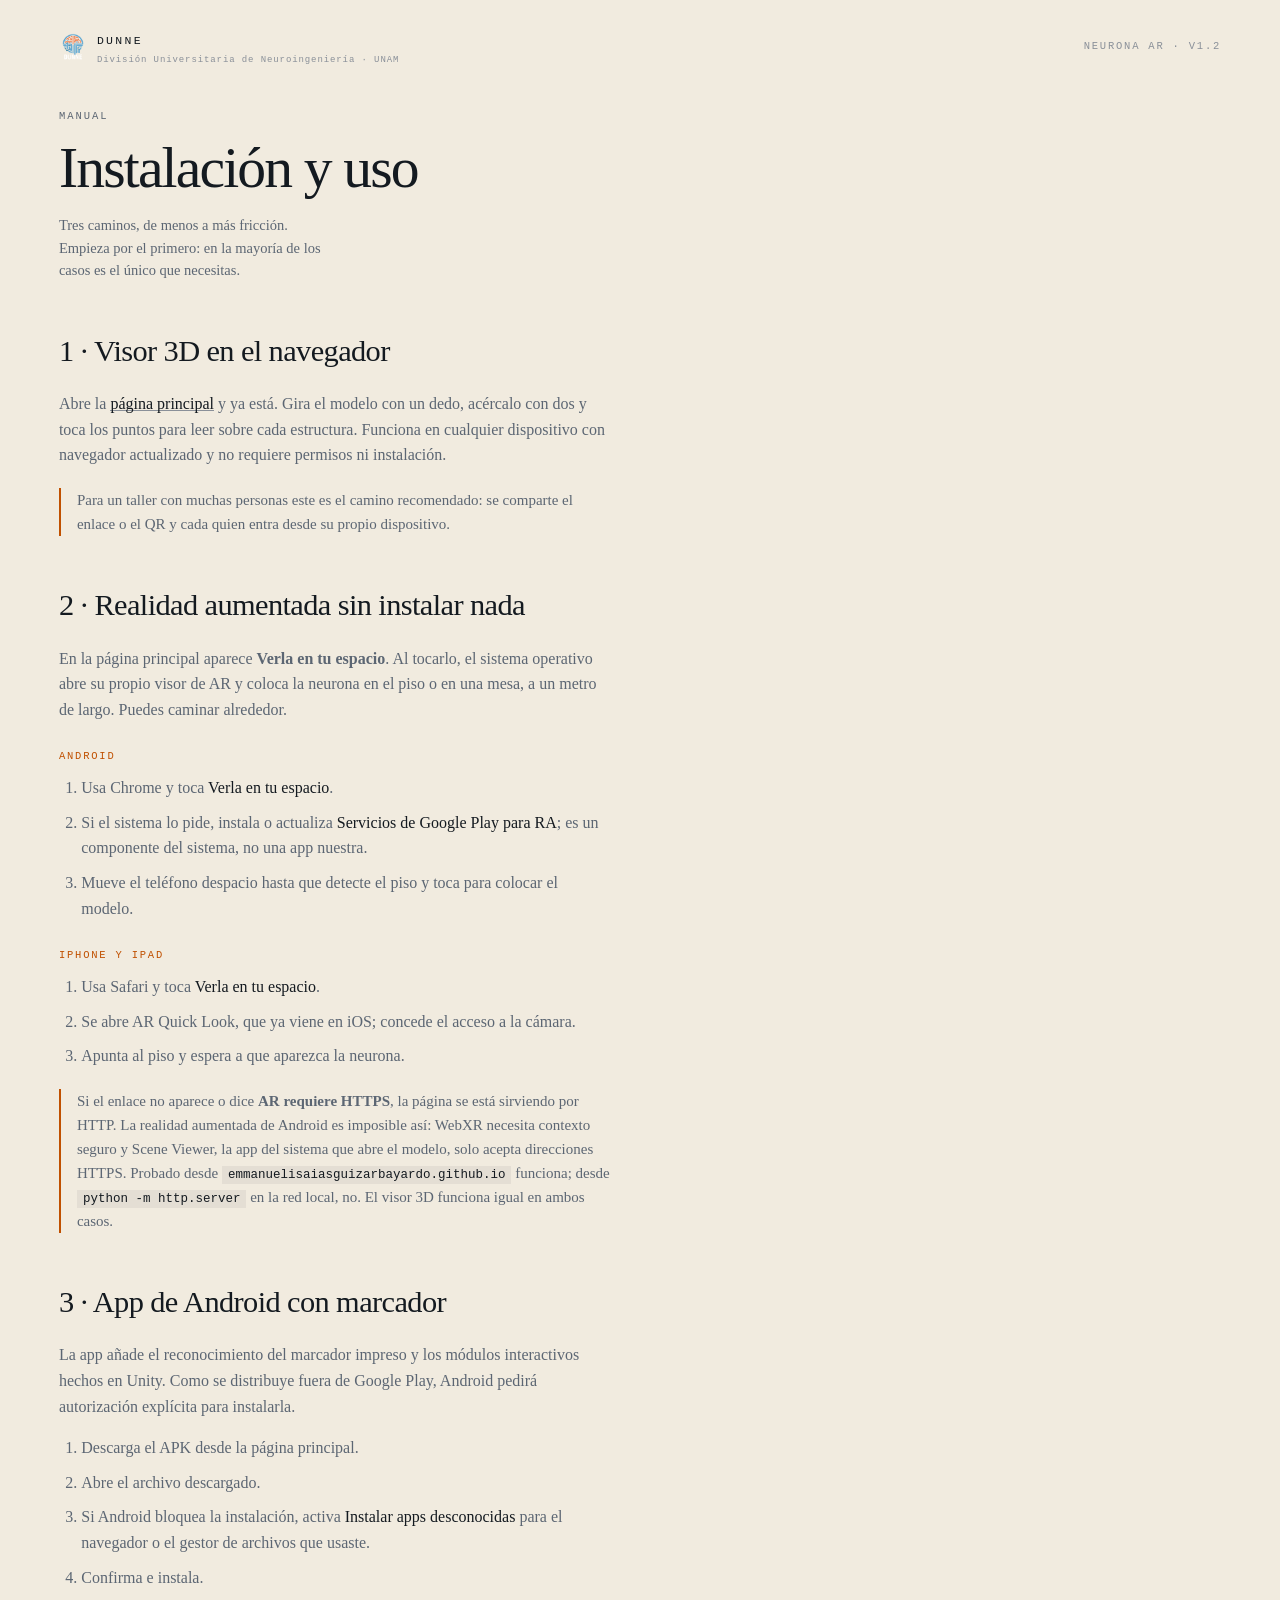
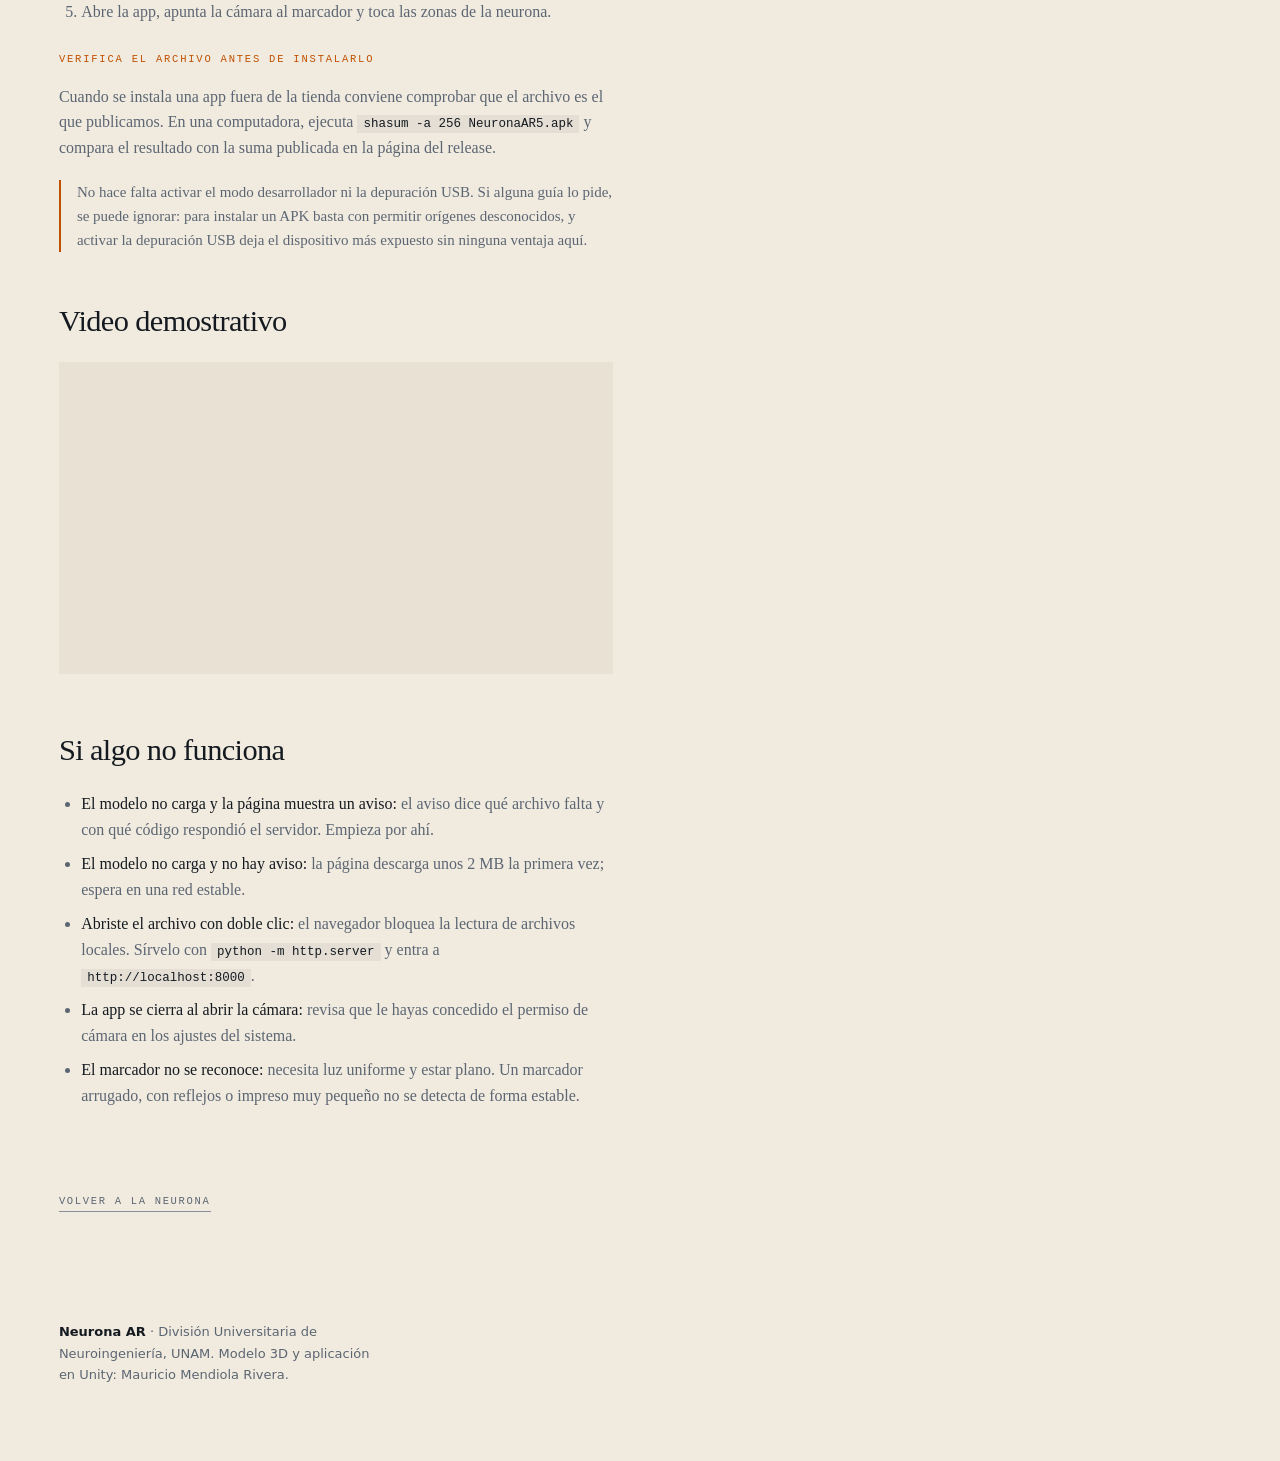
<file: instrucciones.html>
<!doctype html>
<html lang="es">
<head>
<meta charset="utf-8">
<meta name="viewport" content="width=device-width,initial-scale=1">
<title>Instalación y uso · Neurona AR · DUNNE</title>
<meta name="description" content="Cómo usar Neurona AR: visor 3D en el navegador, realidad aumentada sin app en Android e iPhone, e instalación del APK con marcador.">
<meta name="theme-color" content="#0b1218">
<link rel="icon" href="./assets/Dunne_oscuros.png">
<link rel="apple-touch-icon" href="./assets/Dunne_oscuros.png">
<link rel="stylesheet" href="./style.css">
</head>

<body class="doc-body" style="overflow:auto">

<header class="masthead">
  <a class="sigil" href="./index.html">
    <img src="./assets/Dunne_oscuros.png" alt="Logo de DUNNE" width="30" height="30">
    <span>
      <b>DUNNE</b>
      <small>División Universitaria de Neuroingeniería · UNAM</small>
    </span>
  </a>
  <p class="meta">Neurona AR · v1.2</p>
</header>

<main>
<article class="folio-doc">

  <p class="kicker">Manual</p>
  <h1>Instalación y uso</h1>
  <p class="dek">
    Tres caminos, de menos a más fricción. Empieza por el primero: en la
    mayoría de los casos es el único que necesitas.
  </p>

  <section>
    <h2>1 · Visor 3D en el navegador</h2>
    <p>
      Abre la <a href="./index.html">página principal</a> y ya está. Gira el
      modelo con un dedo, acércalo con dos y toca los puntos para leer sobre
      cada estructura. Funciona en cualquier dispositivo con navegador
      actualizado y no requiere permisos ni instalación.
    </p>
    <p class="margin-note">
      Para un taller con muchas personas este es el camino recomendado: se
      comparte el enlace o el QR y cada quien entra desde su propio dispositivo.
    </p>
  </section>

  <section>
    <h2>2 · Realidad aumentada sin instalar nada</h2>
    <p>
      En la página principal aparece <b>Verla en tu espacio</b>. Al tocarlo, el
      sistema operativo abre su propio visor de AR y coloca la neurona en el
      piso o en una mesa, a un metro de largo. Puedes caminar alrededor.
    </p>

    <h3>Android</h3>
    <ol>
      <li>Usa Chrome y toca <b>Verla en tu espacio</b>.</li>
      <li>Si el sistema lo pide, instala o actualiza <b>Servicios de Google Play para RA</b>; es un componente del sistema, no una app nuestra.</li>
      <li>Mueve el teléfono despacio hasta que detecte el piso y toca para colocar el modelo.</li>
    </ol>

    <h3>iPhone y iPad</h3>
    <ol>
      <li>Usa Safari y toca <b>Verla en tu espacio</b>.</li>
      <li>Se abre AR Quick Look, que ya viene en iOS; concede el acceso a la cámara.</li>
      <li>Apunta al piso y espera a que aparezca la neurona.</li>
    </ol>

    <p class="margin-note">
      Si el enlace no aparece o dice <b>AR requiere HTTPS</b>, la página se
      está sirviendo por HTTP. La realidad aumentada de Android es imposible
      así: WebXR necesita contexto seguro y Scene Viewer, la app del sistema
      que abre el modelo, solo acepta direcciones HTTPS. Probado desde
      <code>emmanuelisaiasguizarbayardo.github.io</code> funciona; desde
      <code>python -m http.server</code> en la red local, no. El visor 3D
      funciona igual en ambos casos.
    </p>
  </section>

  <section>
    <h2>3 · App de Android con marcador</h2>
    <p>
      La app añade el reconocimiento del marcador impreso y los módulos
      interactivos hechos en Unity. Como se distribuye fuera de Google Play,
      Android pedirá autorización explícita para instalarla.
    </p>
    <ol>
      <li>Descarga el APK desde la página principal.</li>
      <li>Abre el archivo descargado.</li>
      <li>Si Android bloquea la instalación, activa <b>Instalar apps desconocidas</b> para el navegador o el gestor de archivos que usaste.</li>
      <li>Confirma e instala.</li>
      <li>Abre la app, apunta la cámara al marcador y toca las zonas de la neurona.</li>
    </ol>

    <h3>Verifica el archivo antes de instalarlo</h3>
    <p>
      Cuando se instala una app fuera de la tienda conviene comprobar que el
      archivo es el que publicamos. En una computadora, ejecuta
      <code>shasum -a 256 NeuronaAR5.apk</code> y compara el resultado con la
      suma publicada en la página del release.
    </p>

    <p class="margin-note">
      No hace falta activar el modo desarrollador ni la depuración USB. Si
      alguna guía lo pide, se puede ignorar: para instalar un APK basta con
      permitir orígenes desconocidos, y activar la depuración USB deja el
      dispositivo más expuesto sin ninguna ventaja aquí.
    </p>
  </section>

  <section>
    <h2>Video demostrativo</h2>
    <iframe class="reel"
      src="https://www.youtube-nocookie.com/embed/2lNfAXojsbw"
      title="Demostración de Neurona AR: reconocimiento del marcador e interacción con la neurona"
      loading="lazy"
      referrerpolicy="strict-origin-when-cross-origin"
      allow="accelerometer; clipboard-write; encrypted-media; gyroscope; picture-in-picture; web-share"
      allowfullscreen></iframe>
  </section>

  <section>
    <h2>Si algo no funciona</h2>
    <ul>
      <li><b>El modelo no carga y la página muestra un aviso:</b> el aviso dice qué archivo falta y con qué código respondió el servidor. Empieza por ahí.</li>
      <li><b>El modelo no carga y no hay aviso:</b> la página descarga unos 2 MB la primera vez; espera en una red estable.</li>
      <li><b>Abriste el archivo con doble clic:</b> el navegador bloquea la lectura de archivos locales. Sírvelo con <code>python -m http.server</code> y entra a <code>http://localhost:8000</code>.</li>
      <li><b>La app se cierra al abrir la cámara:</b> revisa que le hayas concedido el permiso de cámara en los ajustes del sistema.</li>
      <li><b>El marcador no se reconoce:</b> necesita luz uniforme y estar plano. Un marcador arrugado, con reflejos o impreso muy pequeño no se detecta de forma estable.</li>
    </ul>
  </section>

  <p><a class="act" href="./index.html">Volver a la neurona</a></p>

</article>
</main>

<footer class="colophon">
  <p>
    <b>Neurona AR</b> · División Universitaria de Neuroingeniería, UNAM.
    Modelo 3D y aplicación en Unity: Mauricio Mendiola Rivera.
  </p>
</footer>

</body>
</html>
</file>
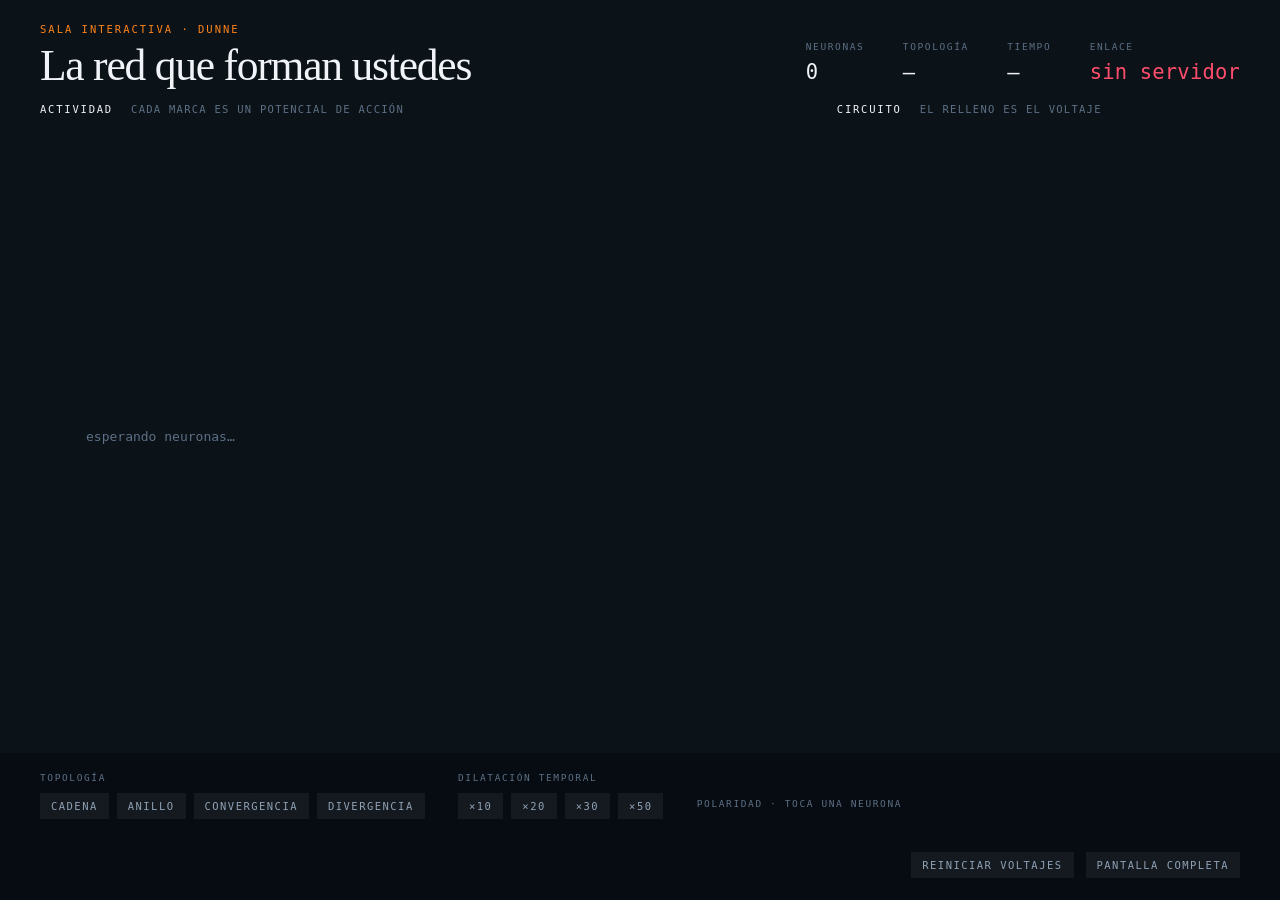
<file: sala/mural.html>
<!doctype html>
<html lang="es">
<head>
<meta charset="utf-8">
<meta name="viewport" content="width=device-width,initial-scale=1">
<title>Mural · Sala DUNNE</title>
<meta name="theme-color" content="#0b1218">
<link rel="icon" href="./assets/Dunne_oscuros.png">
<link rel="stylesheet" href="./sala.css?v=2">
</head>

<body class="wall">

<header class="wall-bar">
  <div>
    <p class="kicker">Sala interactiva · DUNNE</p>
    <h1 class="wall-title">La red que forman ustedes</h1>
  </div>
  <dl class="vitals">
    <div><dt>neuronas</dt><dd id="count">0</dd></div>
    <div><dt>topología</dt><dd id="topo">—</dd></div>
    <div><dt>tiempo</dt><dd id="dil">—</dd></div>
    <div><dt>enlace</dt><dd id="wire">conectando…</dd></div>
  </dl>
</header>

<main class="wall-grid">

  <!-- Raster plot: una fila por neurona, el tiempo hacia la derecha. Es la
       figura estándar de la electrofisiología, y aquí la producen personas. -->
  <section class="panel raster-panel" aria-labelledby="raster-title">
    <h2 id="raster-title" class="panel-title">
      Actividad <span class="dim">cada marca es un potencial de acción</span>
    </h2>
    <canvas id="raster" aria-label="Registro de disparos por neurona"></canvas>
  </section>

  <!-- Grafo del circuito. El relleno de cada nodo es su voltaje en vivo. -->
  <section class="panel graph-panel" aria-labelledby="graph-title">
    <h2 id="graph-title" class="panel-title">
      Circuito <span class="dim">el relleno es el voltaje</span>
    </h2>
    <div class="graph-hold"><svg id="graph" role="img"
      aria-label="Grafo del circuito de neuronas"></svg></div>
  </section>

</main>

<footer class="console">
  <div class="console-block">
    <p class="console-label">Topología</p>
    <div class="chips" id="topoChips"></div>
  </div>

  <div class="console-block">
    <p class="console-label">Dilatación temporal</p>
    <div class="chips">
      <button type="button" class="chip" data-dil="10">×10</button>
      <button type="button" class="chip" data-dil="20">×20</button>
      <button type="button" class="chip" data-dil="30">×30</button>
      <button type="button" class="chip" data-dil="50">×50</button>
    </div>
  </div>

  <div class="console-block">
    <p class="console-label">Polaridad · toca una neurona</p>
    <div class="chips" id="polChips"></div>
  </div>

  <div class="console-block console-end">
    <button type="button" class="chip" id="reset">Reiniciar voltajes</button>
    <button type="button" class="chip" id="full">Pantalla completa</button>
  </div>
</footer>

<script type="module">
/* ==========================================================================
   Mural de la sala.

   Dos funciones en una vista: el raster plot dirigido al público y la consola
   con la que el operador ajusta la demostración. Se separan visualmente, no en
   páginas distintas, para no requerir cambio de pestaña durante la sesión.
   ========================================================================== */

const $ = id => document.getElementById(id);

const RASTER_WINDOW = 30000;   // ventana visible, en ms de reloj de pared
const V_FLOOR = -85;
const V_TH = -55;

let roster = { neurons: [], edges: [], config: {} };
const vms = new Map();         // asiento -> voltaje
const spikes = [];             // {seat, t, polarity}

/* --------------------------------------------------------------- conexión -- */

const socket = new WebSocket(`ws://${location.host}/ws?role=mural`);

socket.addEventListener("open", () => {
  $("wire").textContent = "conectado";
  $("wire").classList.remove("bad");
});
socket.addEventListener("close", () => {
  $("wire").textContent = "sin servidor";
  $("wire").classList.add("bad");
});

socket.addEventListener("message", event => {
  const msg = JSON.parse(event.data);

  if (msg.type === "roster") {
    roster = msg;
    for (const n of msg.neurons) if (n.vm != null) vms.set(n.seat, n.vm);
    renderVitals();
    renderGraph();
    renderPolarityChips();

  } else if (msg.type === "vm") {
    vms.set(msg.seat, msg.v);

  } else if (msg.type === "event" && msg.kind === "spike") {
    spikes.push({ seat: msg.seat, t: performance.now(), polarity: msg.polarity });
    fireNode(msg.seat);
    for (const target of msg.targets ?? []) travelEdge(msg.seat, target, msg.delay_ms);
  }
});

const send = payload => {
  if (socket.readyState === WebSocket.OPEN) socket.send(JSON.stringify(payload));
};

/* ------------------------------------------------------------------ cifras -- */

function renderVitals() {
  $("count").textContent = roster.neurons.length;
  $("topo").textContent = roster.config.topology ?? "—";
  // El factor se muestra siempre para no representar una velocidad falsa.
  $("dil").textContent = `×${roster.config.dilation ?? "—"} más lento`;

  for (const chip of document.querySelectorAll("[data-dil]")) {
    chip.setAttribute("aria-pressed",
      String(Number(chip.dataset.dil) === Number(roster.config.dilation)));
  }
  for (const chip of document.querySelectorAll("[data-topo]")) {
    chip.setAttribute("aria-pressed",
      String(chip.dataset.topo === roster.config.topology));
  }
}

/* ------------------------------------------------------------------ raster -- */

const raster = $("raster");
const rctx = raster.getContext("2d");

function sizeCanvas() {
  const ratio = Math.min(devicePixelRatio || 1, 2);
  const box = raster.getBoundingClientRect();
  raster.width = Math.max(1, Math.round(box.width * ratio));
  raster.height = Math.max(1, Math.round(box.height * ratio));
  rctx.setTransform(ratio, 0, 0, ratio, 0, 0);
}
addEventListener("resize", sizeCanvas);

const styles = getComputedStyle(document.documentElement);
const pick = (name, fallback) => styles.getPropertyValue(name).trim() || fallback;

function drawRaster() {
  const width = raster.width / (Math.min(devicePixelRatio || 1, 2));
  const height = raster.height / (Math.min(devicePixelRatio || 1, 2));
  rctx.clearRect(0, 0, width, height);

  const now = performance.now();
  while (spikes.length && spikes[0].t < now - RASTER_WINDOW) spikes.shift();

  const seats = roster.neurons.map(n => n.seat).filter(s => s != null);
  const gutter = 46;
  if (!seats.length) {
    rctx.fillStyle = pick("--whisper", "#5d7085");
    rctx.font = "13px ui-monospace, monospace";
    rctx.fillText("esperando neuronas…", gutter, height / 2);
    return;
  }

  const rowHeight = (height - 24) / seats.length;

  // Rejilla de tiempo cada cinco segundos, rotulada hacia atrás.
  rctx.strokeStyle = pick("--tint", "rgba(240,243,247,.06)");
  rctx.fillStyle = pick("--whisper", "#5d7085");
  rctx.font = "10px ui-monospace, monospace";
  rctx.lineWidth = 1;
  for (let seconds = 0; seconds <= RASTER_WINDOW / 1000; seconds += 5) {
    const x = width - (seconds / (RASTER_WINDOW / 1000)) * (width - gutter);
    rctx.beginPath();
    rctx.moveTo(x, 0);
    rctx.lineTo(x, height - 18);
    rctx.stroke();
    if (seconds) rctx.fillText(`-${seconds}s`, x - 10, height - 5);
  }

  // Una fila por neurona: etiqueta, línea base y barra de voltaje.
  seats.forEach((seat, index) => {
    const y = 6 + index * rowHeight + rowHeight / 2;
    const neuron = roster.neurons.find(n => n.seat === seat) ?? {};
    const inhibitory = neuron.polarity === "inhibitory";
    const accent = inhibitory ? pick("--cool", "#7de3ff") : pick("--flame", "#ff8419");

    rctx.fillStyle = pick("--whisper", "#5d7085");
    rctx.font = "11px ui-monospace, monospace";
    rctx.fillText(String(seat).padStart(2, "0"), 6, y + 4);

    // Barra de carga: proximidad al umbral en el instante actual.
    const vm = vms.get(seat) ?? -70;
    const charge = Math.min(1, Math.max(0, (vm - V_FLOOR) / (V_TH - V_FLOOR)));
    rctx.fillStyle = accent;
    rctx.globalAlpha = 0.22;
    rctx.fillRect(gutter - 18, y - 5, 12 * charge, 10);
    rctx.globalAlpha = 1;

    rctx.strokeStyle = pick("--tint", "rgba(240,243,247,.06)");
    rctx.beginPath();
    rctx.moveTo(gutter, y);
    rctx.lineTo(width, y);
    rctx.stroke();

    rctx.strokeStyle = accent;
    rctx.lineWidth = 2.5;
    for (const spike of spikes) {
      if (spike.seat !== seat) continue;
      const x = gutter + ((spike.t - (now - RASTER_WINDOW)) / RASTER_WINDOW) * (width - gutter);
      const tick = Math.min(rowHeight * 0.34, 14);
      rctx.beginPath();
      rctx.moveTo(x, y - tick);
      rctx.lineTo(x, y + tick);
      rctx.stroke();
    }
  });

  // Borde derecho: el ahora.
  rctx.strokeStyle = pick("--type", "#f0f3f7");
  rctx.globalAlpha = 0.5;
  rctx.lineWidth = 1;
  rctx.beginPath();
  rctx.moveTo(width - 0.5, 0);
  rctx.lineTo(width - 0.5, height - 18);
  rctx.stroke();
  rctx.globalAlpha = 1;
}

/* ------------------------------------------------------------------- grafo -- */

const NS = "http://www.w3.org/2000/svg";
const graph = $("graph");
const positions = new Map();

function make(tag, attrs = {}) {
  const node = document.createElementNS(NS, tag);
  for (const [key, value] of Object.entries(attrs)) node.setAttribute(key, value);
  return node;
}

/**
 * Dibuja el circuito.
 *
 * La topología de anillo se dispone en círculo; el resto en fila, salvo que el
 * número de neuronas haga ilegible la fila, caso en el que también se usa
 * disposición circular.
 */
function renderGraph() {
  graph.textContent = "";
  positions.clear();

  const seats = roster.neurons.map(n => n.seat).filter(s => s != null);
  const size = 400;
  graph.setAttribute("viewBox", `0 0 ${size} ${size}`);
  if (!seats.length) return;

  const circular = roster.config.topology === "anillo" || seats.length > 7;
  const radius = size * 0.36;

  seats.forEach((seat, index) => {
    if (circular) {
      const angle = (index / seats.length) * Math.PI * 2 - Math.PI / 2;
      positions.set(seat, {
        x: size / 2 + Math.cos(angle) * radius,
        y: size / 2 + Math.sin(angle) * radius,
      });
    } else {
      const step = seats.length > 1 ? (size - 120) / (seats.length - 1) : 0;
      positions.set(seat, { x: 60 + index * step, y: size / 2 });
    }
  });

  const defs = make("defs");
  const marker = make("marker", {
    id: "arrow", viewBox: "0 0 10 10", refX: "9", refY: "5",
    markerWidth: "5", markerHeight: "5", orient: "auto-start-reverse",
  });
  marker.appendChild(make("path", { d: "M 0 1 L 9 5 L 0 9 z", class: "arrow-head" }));
  defs.appendChild(marker);
  graph.appendChild(defs);

  for (const [from, to] of roster.edges ?? []) {
    const a = positions.get(from), b = positions.get(to);
    if (!a || !b) continue;
    // Se recorta el segmento para que el nodo destino no tape la flecha.
    const dx = b.x - a.x, dy = b.y - a.y;
    const length = Math.hypot(dx, dy) || 1;
    const pad = 24;
    graph.appendChild(make("line", {
      x1: a.x + (dx / length) * pad, y1: a.y + (dy / length) * pad,
      x2: b.x - (dx / length) * pad, y2: b.y - (dy / length) * pad,
      class: "edge", "marker-end": "url(#arrow)",
      "data-edge": `${from}-${to}`,
    }));
  }

  for (const seat of seats) {
    const { x, y } = positions.get(seat);
    const neuron = roster.neurons.find(n => n.seat === seat) ?? {};
    const group = make("g", {
      class: "node",
      "data-seat": seat,
      "data-polarity": neuron.polarity ?? "excitatory",
      "data-myelin": neuron.myelinated === false ? "off" : "on",
      transform: `translate(${x} ${y})`,
    });
    group.appendChild(make("circle", { r: 20, class: "node-ring" }));
    group.appendChild(make("circle", { r: 4, class: "node-core" }));
    const label = make("text", { y: 36, class: "node-label" });
    label.textContent = String(seat).padStart(2, "0");
    group.appendChild(label);
    graph.appendChild(group);
  }

  updateCores();
}

/** El radio del núcleo de cada nodo refleja su voltaje actual. */
function updateCores() {
  for (const group of graph.querySelectorAll(".node")) {
    const seat = Number(group.dataset.seat);
    const vm = vms.get(seat) ?? -70;
    const charge = Math.min(1, Math.max(0, (vm - V_FLOOR) / (V_TH - V_FLOOR)));
    group.querySelector(".node-core").setAttribute("r", (3 + charge * 15).toFixed(1));
  }
}

function fireNode(seat) {
  const group = graph.querySelector(`.node[data-seat="${seat}"]`);
  if (!group) return;
  group.classList.remove("fire");
  void group.getBoundingClientRect();   // reinicia la animación
  group.classList.add("fire");
  setTimeout(() => group.classList.remove("fire"), 620);
}

/** Marca la arista mientras el potencial viaja por ella. */
function travelEdge(from, to, delayMs) {
  const line = graph.querySelector(`[data-edge="${from}-${to}"]`);
  if (!line) return;
  line.classList.add("live");
  setTimeout(() => line.classList.remove("live"), Math.max(delayMs ?? 200, 160));
}

/* ---------------------------------------------------------------- consola -- */

for (const topology of ["cadena", "anillo", "convergencia", "divergencia"]) {
  const chip = document.createElement("button");
  chip.type = "button";
  chip.className = "chip";
  chip.dataset.topo = topology;
  chip.textContent = topology;
  chip.addEventListener("click", () => send({ type: "config", topology }));
  $("topoChips").appendChild(chip);
}

for (const chip of document.querySelectorAll("[data-dil]")) {
  chip.addEventListener("click", () =>
    send({ type: "config", dilation: Number(chip.dataset.dil) }));
}

/* Un botón por neurona para invertir su polaridad. Se reconstruye con cada
   censo, ya que los asientos se dan de alta y baja durante la sesión. */
function renderPolarityChips() {
  const holder = $("polChips");
  holder.textContent = "";
  for (const neuron of roster.neurons) {
    const chip = document.createElement("button");
    chip.type = "button";
    chip.className = "chip chip-seat";
    chip.dataset.polarity = neuron.polarity ?? "excitatory";
    chip.textContent = String(neuron.seat).padStart(2, "0");
    chip.title = neuron.polarity === "inhibitory" ? "inhibitoria" : "excitatoria";
    chip.addEventListener("click", () => send({
      type: "polarity",
      seat: neuron.seat,
      kind: neuron.polarity === "inhibitory" ? "excitatory" : "inhibitory",
    }));
    holder.appendChild(chip);
  }
}

$("reset").addEventListener("click", () => send({ type: "reset" }));

const fullButton = $("full");
if (document.documentElement.requestFullscreen) {
  fullButton.addEventListener("click", async () => {
    try {
      if (document.fullscreenElement) await document.exitFullscreen();
      else await document.documentElement.requestFullscreen({ navigationUI: "hide" });
    } catch { /* rechazado por el navegador */ }
  });
  document.addEventListener("fullscreenchange", () => {
    fullButton.textContent = document.fullscreenElement ? "Salir" : "Pantalla completa";
  });
} else {
  fullButton.hidden = true;
}

/* ------------------------------------------------------------------ bucle -- */

sizeCanvas();
(function tick() {
  drawRaster();
  updateCores();
  requestAnimationFrame(tick);
})();
</script>

</body>
</html>
</file>
<file: style.css>
@charset "UTF-8";

/* ==========================================================================
   NEURONA AR · DUNNE
   Dirección de arte: minimalismo editorial científico.

   Reglas que gobiernan todo lo demás:

   1. El modelo es el héroe absoluto. La página no tiene scroll: es un
      escenario. Todo lo que no sea el modelo o una línea de texto vive en
      una ventana que se abre y se cierra.

   2. La portada se retira. El título es monumental al entrar y se aparta en
      cuanto la persona toca el modelo, en lugar de competir con él para
      siempre.

   3. Nada de cajas. La separación se logra con velos, máscaras de gradiente
      y aire. No hay un solo borde de 1px delimitando un panel.

   4. Un único acento. El modelo carga nueve colores didácticos; si el cromo
      compitiera, ganaría el cromo y perdería la lectura anatómica.

   Nota de compatibilidad: cada unidad dvh/svh lleva antes su respaldo en vh.
   Sin eso, un navegador que no entienda la unidad descarta la declaración
   entera y el lienzo queda con altura cero.
   ========================================================================== */

:root{
  --void:#070c12;
  --ink:#0b1218;
  --ink-lift:#101a24;

  --type:#f0f3f7;
  --murmur:#8fa1b4;
  --whisper:#5d7085;

  --flame:#ff8419;

  --veil:rgba(11,18,24,.86);
  --veil-soft:rgba(11,18,24,.42);
  --veil-none:rgba(11,18,24,0);
  --tint:rgba(240,243,247,.06);
  --halo:rgba(7,12,18,.9);

  --serif:"Iowan Old Style","Palatino Linotype",Palatino,"Book Antiqua",Georgia,"Noto Serif",serif;
  --mono:ui-monospace,"SFMono-Regular","JetBrains Mono",Menlo,Consolas,monospace;
  --sans:system-ui,-apple-system,"Segoe UI",Roboto,sans-serif;

  --gutter:clamp(18px,4.6vw,80px);
  --measure:34em;
}

@media (prefers-color-scheme:light){
  :root{
    --void:#e9e2d4;
    --ink:#f1ebdf;
    --ink-lift:#e6dece;

    --type:#141a20;
    --murmur:#5c6673;
    --whisper:#8a9099;

    --flame:#c05000;

    --veil:rgba(241,235,223,.88);
    --veil-soft:rgba(241,235,223,.46);
    --veil-none:rgba(241,235,223,0);
    --tint:rgba(20,26,32,.06);
    --halo:rgba(255,255,255,.94);
  }
}

*{box-sizing:border-box}

html{-webkit-text-size-adjust:100%}

body{
  margin:0;
  background:var(--ink);
  color:var(--type);
  font-family:var(--serif);
  font-size:clamp(16px,1.05vw,18px);
  line-height:1.6;
  overflow:hidden;
}

@media (prefers-reduced-motion:reduce){
  *{animation-duration:.01ms !important;transition-duration:.01ms !important}
}

::selection{background:var(--flame);color:var(--void)}
a{color:inherit;text-decoration:none}
:focus-visible{outline:2px solid var(--flame);outline-offset:3px}

.meta{
  font-family:var(--mono);
  font-size:10.5px;
  letter-spacing:.17em;
  text-transform:uppercase;
  color:var(--whisper);
}

/* Voz de control: monoespaciada, diminuta, subrayada con un hilo. Nunca un
   botón relleno. */
.act{
  font-family:var(--mono);
  font-size:10.5px;
  letter-spacing:.16em;
  text-transform:uppercase;
  color:var(--murmur);
  background:none;
  border:0;
  padding:5px 0;
  cursor:pointer;
  background-image:linear-gradient(var(--whisper),var(--whisper));
  background-size:100% 1px;
  background-position:0 100%;
  background-repeat:no-repeat;
  transition:color .18s ease;
}
.act:hover{color:var(--type)}
.act-flame{
  color:var(--flame);
  background-image:linear-gradient(var(--flame),var(--flame));
}
.act-flame:hover{color:var(--type)}
.act-bare{background-image:none}

/* Modo staff. Los bloques dirigidos a quien imparte el taller no se muestran
   al público; se revelan con un gesto en el logo o con ?staff=1 en la URL. */
.staff-only{display:none}
body[data-staff="on"] .staff-only{display:block}

.staff-flag{
  font-family:var(--mono);
  font-size:9.5px;
  letter-spacing:.18em;
  text-transform:uppercase;
  color:var(--flame);
}
.staff-flag[hidden]{display:none}

.staff-tag{
  display:block;
  margin:0 0 6px;
  font-family:var(--mono);
  font-size:9.5px;
  letter-spacing:.17em;
  text-transform:uppercase;
  color:var(--flame);
}

.sigil{
  cursor:default;
  -webkit-user-select:none;
  user-select:none;
  /* Evita que el doble toque del navegador se coma los toques del gesto. */
  touch-action:manipulation;
}

/* Botón de AR. Ya no se entrega por slot a model-viewer: es un elemento de
   la página que llama a activateAR(), porque el slot lo posiciona el propio
   componente y no hay forma confiable de centrarlo desde fuera. Aquí el
   posicionamiento es enteramente nuestro. */
.ar-launch{
  position:absolute;
  left:50%;
  top:clamp(60px,9vh,104px);
  transform:translateX(-50%);
  z-index:5;
  padding:10px 16px;
  background:var(--veil);
  background-image:none;
  white-space:nowrap;
  text-align:center;
}
.ar-launch[hidden]{display:none}
@supports ((backdrop-filter:blur(1px)) or (-webkit-backdrop-filter:blur(1px))){
  .ar-launch{
    backdrop-filter:blur(14px) saturate(130%);
    -webkit-backdrop-filter:blur(14px) saturate(130%);
  }
}

/* ============================================================ escenario == */

.stage{
  position:relative;
  height:100vh;
  height:100dvh;
  background:radial-gradient(120% 100% at 50% 6%,var(--ink-lift) 0%,var(--void) 74%);
  overflow:hidden;
  isolation:isolate;
}

.canvas{
  position:absolute;
  inset:0;
  width:100%;
  height:100%;
  background:transparent;
  --progress-bar-color:var(--flame);
  --progress-bar-height:1px;
  --min-hotspot-opacity:0;
  --poster-color:transparent;
}

/* ============================================================= cabecera == */

.masthead{
  position:absolute;
  top:0;
  left:0;
  right:0;
  z-index:5;
  display:flex;
  align-items:center;
  justify-content:space-between;
  gap:16px;
  padding:clamp(14px,2vw,26px) var(--gutter);
  pointer-events:none;
}
.masthead a,.masthead button,.masthead .sigil{pointer-events:auto}

.sigil{display:flex;align-items:center;gap:10px}
.sigil img{display:block;height:28px;width:auto}
.sigil b{
  font-family:var(--mono);
  font-size:11.5px;
  font-weight:400;
  letter-spacing:.2em;
}
.sigil span{display:block}
.sigil small{
  display:block;
  margin-top:2px;
  font-family:var(--mono);
  font-size:9px;
  letter-spacing:.1em;
  color:var(--whisper);
}

.helm{display:flex;align-items:center;gap:clamp(14px,2vw,26px)}

/* ============================================================== portada == */

/* Estado inicial. Se retira en cuanto la persona toca el modelo, así que
   puede permitirse ser monumental sin estorbar después. */
.cover{
  position:absolute;
  left:var(--gutter);
  top:clamp(104px,13vh,150px);
  bottom:clamp(56px,9vh,110px);
  display:grid;
  align-content:center;
  justify-items:start;
  z-index:4;
  max-width:min(16em,68vw);
  transition:opacity .5s ease,transform .5s ease,visibility .5s;
}
.stage[data-mode="explore"] .cover{
  opacity:0;
  visibility:hidden;
  transform:translateY(-14px);
  pointer-events:none;
}

/* Velo suave detrás del título, solo del lado del texto, para que el
   contraste alcance aunque el modelo pase por detrás. */
.cover::before{
  content:"";
  position:absolute;
  z-index:-1;
  inset:-14vh calc(-1 * var(--gutter)) -14vh calc(-1 * var(--gutter));
  background:linear-gradient(to right,var(--veil) 0%,var(--veil-soft) 55%,var(--veil-none) 100%);
  -webkit-mask-image:linear-gradient(to right,#000 0%,#000 46%,transparent 100%);
  mask-image:linear-gradient(to right,#000 0%,#000 46%,transparent 100%);
}
@supports ((backdrop-filter:blur(1px)) or (-webkit-backdrop-filter:blur(1px))){
  .cover::before{
    backdrop-filter:blur(14px) saturate(125%);
    -webkit-backdrop-filter:blur(14px) saturate(125%);
  }
}

.kicker{
  margin:0 0 clamp(10px,1.6vh,20px);
  font-family:var(--mono);
  font-size:10.5px;
  letter-spacing:.19em;
  text-transform:uppercase;
  color:var(--flame);
}

.monument{
  margin:0;
  font-weight:400;
  /* El tope en vh es indispensable: clamp() escala con el ancho, pero la
     restricción real es la altura. Sin él, en una ventana baja el título
     desborda su banda y se reparte sobre la cabecera y sobre el cintillo. */
  font-size:min(clamp(2.7rem,9.5vw,8.5rem),13vh);
  line-height:.88;
  letter-spacing:-.035em;
  text-wrap:balance;
}
.monument em{font-style:italic;color:var(--flame)}

.dek{
  margin:clamp(14px,2.2vh,26px) 0 clamp(18px,2.6vh,30px);
  max-width:25ch;
  font-size:clamp(14.5px,1vw,17px);
  line-height:1.55;
  color:var(--murmur);
}

/* ============================================================= cintillo == */

/* Una sola línea de texto sobre el modelo. Todo lo demás está a un toque de
   distancia, en una ventana. */
/* Durante la portada el cintillo permanece oculto: aún no hay estructura que
   describir y su texto competiría por el mismo espacio que el título. */
.stage[data-mode="cover"] .caption{
  opacity:0;
  visibility:hidden;
  pointer-events:none;
}

.caption{
  position:absolute;
  left:0;
  right:0;
  bottom:0;
  z-index:4;
  transition:opacity .45s ease,visibility .45s;
  display:grid;
  grid-template-columns:minmax(0,1fr) auto;
  align-items:end;
  gap:clamp(14px,3vw,44px);
  padding:clamp(40px,7vh,90px) var(--gutter) clamp(16px,2.6vh,30px);
  pointer-events:none;
  background:linear-gradient(to top,var(--veil) 0%,var(--veil-soft) 52%,var(--veil-none) 100%);
  -webkit-mask-image:linear-gradient(to top,#000 0%,#000 62%,transparent 100%);
  mask-image:linear-gradient(to top,#000 0%,#000 62%,transparent 100%);
}
.caption > *{pointer-events:auto}

.legend{min-width:0}

.folio{
  margin:0 0 5px;
  font-family:var(--mono);
  font-size:10px;
  letter-spacing:.2em;
  color:var(--flame);
}

.rubric{
  margin:0 0 4px;
  font-weight:400;
  font-size:clamp(1.15rem,2.1vw,1.85rem);
  line-height:1.1;
  letter-spacing:-.02em;
}

.gloss{
  margin:0;
  max-width:46ch;
  font-size:clamp(13.5px,.95vw,15.5px);
  line-height:1.45;
  color:var(--murmur);
}

.baton{
  display:flex;
  align-items:center;
  gap:clamp(12px,1.8vw,22px);
  white-space:nowrap;
}
.tally{
  font-family:var(--mono);
  font-size:10.5px;
  letter-spacing:.16em;
  color:var(--whisper);
  font-variant-numeric:tabular-nums;
}

/* =========================================================== marcadores == */

/* Punto con contorno y área de toque generosa. El contorno es lo que
   permite encontrarlos: el modelo tiene amarillos y naranjas propios, así
   que un punto naranja plano se pierde encima de una vaina de mielina. El
   halo, oscuro en modo tinta y claro en pergamino, lo separa de cualquier
   fondo. */
.hotspot{
  width:44px;
  height:44px;
  padding:0;
  border:0;
  border-radius:50%;
  background:none;
  cursor:pointer;
  display:grid;
  place-items:center;
}
.hotspot::before{
  content:"";
  width:12px;
  height:12px;
  border-radius:50%;
  background:var(--flame);
  /* El contorno va DENTRO del punto, en su borde: así el filo contrasta
     contra las vainas amarillas y el núcleo naranja del propio modelo sin
     que el marcador crezca hacia fuera. El resplandor se mantiene mínimo:
     lo que hace localizable al punto es el filo, no el brillo. */
  box-shadow:
    inset 0 0 0 2px var(--halo),
    0 0 8px rgba(255,132,25,.32);
  transition:transform .18s ease,box-shadow .18s ease;
}

/* Pulso de localización: tres latidos al aparecer y se apaga. Los
   marcadores se anuncian sin quedarse animados para siempre. */
.hotspot::after{
  content:"";
  position:absolute;
  width:12px;
  height:12px;
  border-radius:50%;
  box-shadow:0 0 0 1.5px var(--flame);
  opacity:0;
  animation:locate 2.4s ease-out 3;
  pointer-events:none;
}
@keyframes locate{
  0%{opacity:.85;transform:scale(1)}
  70%,100%{opacity:0;transform:scale(2.7)}
}
@media (prefers-reduced-motion:reduce){
  .hotspot::after{display:none}
}

/* Etiqueta dentro del marcador. Tiene que vivir aquí y no en la página: en
   AR por WebXR solo se presenta el DOM que es hijo de <model-viewer>, así
   que el cintillo no existe y esta etiqueta sí. */
.hotspot .tag{
  position:absolute;
  left:26px;
  top:50%;
  transform:translateY(-50%);
  /* Envuelve en lugar de recortarse o salirse: un marcador cerca del borde
     derecho dejaría el nombre fuera de la pantalla. */
  max-width:min(44vw,20ch);
  white-space:normal;
  line-height:1.35;
  font-family:var(--mono);
  font-size:10.5px;
  letter-spacing:.12em;
  text-transform:uppercase;
  color:var(--type);
  padding:5px 10px;
  background:var(--veil);
  opacity:0;
  transition:opacity .18s ease;
  pointer-events:none;
}
@supports ((backdrop-filter:blur(1px)) or (-webkit-backdrop-filter:blur(1px))){
  .hotspot .tag{
    backdrop-filter:blur(12px) saturate(130%);
    -webkit-backdrop-filter:blur(12px) saturate(130%);
  }
}

.hotspot:hover::before{transform:scale(1.2)}
.hotspot:hover .tag{opacity:1}
.hotspot.is-active::before{
  transform:scale(1.3);
  box-shadow:
    inset 0 0 0 2.5px var(--halo),
    0 0 14px rgba(255,132,25,.55);
}
.hotspot.is-active .tag{opacity:1}
.hotspot:not([data-visible]){opacity:0;pointer-events:none}

/* Etiquetas apagadas. Un rótulo permanente por estructura tapa justamente
   la neurona que se vino a ver, así que en AR el estado inicial es apagado:
   se enciende la del marcador que se toca y al volver a tocarlo se apaga.
   Esta regla suma más clases que la del marcador activo, así que gana sin
   necesidad de !important. */
.canvas[data-tags="off"] .hotspot .tag{opacity:0}

/* En AR el punto crece apenas, para el dedo a la distancia de un brazo. */
.canvas[data-ar="on"] .hotspot::before{width:14px;height:14px}
.canvas[data-ar="on"] .hotspot .tag{font-size:11px;letter-spacing:.1em}

/* ============================================================== ventanas == */

/* La información profunda vive aquí, no en la página. Así el escenario
   queda limpio y no hay cambio de contexto por scroll. */
dialog{
  width:min(58ch,calc(100vw - 2 * var(--gutter)));
  max-height:84vh;              /* respaldo: si dvh no existe, min() se descartaría */
  max-height:min(84vh,84dvh);
  margin:auto;
  padding:0;
  border:0;
  background:var(--ink);
  color:var(--type);
  overflow:hidden;
}
dialog::backdrop{
  background:rgba(4,8,12,.66);
  backdrop-filter:blur(14px) saturate(120%);
  -webkit-backdrop-filter:blur(14px) saturate(120%);
}
@media (prefers-color-scheme:light){
  dialog::backdrop{background:rgba(233,226,212,.72)}
}

.sheet{
  max-height:inherit;
  overflow-y:auto;
  padding:clamp(26px,4vw,48px) clamp(22px,4vw,52px) clamp(30px,4vw,52px);
  scrollbar-width:thin;
  scrollbar-color:var(--whisper) transparent;
}

.sheet-head{
  display:flex;
  align-items:baseline;
  justify-content:space-between;
  gap:20px;
  margin-bottom:clamp(18px,3vh,30px);
}

.sheet h2{
  margin:8px 0 14px;
  font-weight:400;
  font-size:clamp(1.6rem,3.4vw,2.6rem);
  line-height:1.02;
  letter-spacing:-.028em;
}

.sheet h3{
  margin:26px 0 8px;
  font-family:var(--mono);
  font-size:10.5px;
  font-weight:400;
  letter-spacing:.17em;
  text-transform:uppercase;
  color:var(--flame);
}

.sheet p{margin:0 0 12px;color:var(--murmur)}
.sheet p:last-child{margin-bottom:0}
.sheet .lede{color:var(--type);font-size:clamp(16px,1.15vw,18.5px)}
.sheet b{color:var(--type);font-weight:400}
.sheet code{
  font-family:var(--mono);
  font-size:12.5px;
  color:var(--type);
  background:var(--tint);
  padding:2px 6px;
}

.caveat{
  margin:20px 0 0;
  padding-left:15px;
  border-left:2px solid var(--flame);
  font-size:14.5px;
  color:var(--murmur);
}

.sources{
  margin:26px 0 0;
  font-family:var(--sans);
  font-size:11px;
  line-height:1.55;
  color:var(--whisper);
}
.sources span{
  display:block;
  margin-bottom:8px;
  padding-left:1.15em;
  text-indent:-1.15em;
}

/* Los niveles y el emblema viven dentro de la ventana "cómo usarla". */
.ladder{margin:0;padding:0;list-style:none;counter-reset:rung}
.ladder li{
  counter-increment:rung;
  position:relative;
  padding:0 0 clamp(28px,4vh,44px) clamp(40px,5vw,58px);
}
.ladder li:last-child{padding-bottom:0}
.ladder li::before{
  content:counter(rung,decimal-leading-zero);
  position:absolute;
  left:0;
  top:.4em;
  font-family:var(--mono);
  font-size:10.5px;
  letter-spacing:.16em;
  color:var(--flame);
}
.ladder h3{
  margin:0 0 10px;
  font-family:var(--serif);
  font-size:clamp(1.15rem,1.9vw,1.5rem);
  font-weight:400;
  letter-spacing:-.018em;
  text-transform:none;
  color:var(--type);
}

.deeds{
  display:flex;
  flex-wrap:wrap;
  align-items:center;
  gap:clamp(14px,2.4vw,30px);
  margin:18px 0 12px;
}

.aside-note{font-size:14px;color:var(--whisper)}

.emblem{
  display:grid;
  grid-template-columns:minmax(0,1fr) auto;
  gap:clamp(20px,4vw,44px);
  align-items:start;
  margin-top:clamp(26px,4vh,42px);
}
.emblem figure{margin:0}
.emblem img{
  display:block;
  width:clamp(120px,26vw,170px);
  height:auto;
  padding:10px;
  background:#fff;
}
.emblem figcaption{margin-top:10px}

/* Diagnóstico: pares clave-valor, sin tabla ni marco. */
.probe{
  margin:0;
  font-family:var(--mono);
  font-size:12px;
  line-height:1.75;
}
.probe div{
  display:grid;
  grid-template-columns:minmax(0,13em) minmax(0,1fr);
  gap:8px;
}
.probe dt{color:var(--whisper);letter-spacing:.06em}
.probe dd{margin:0;color:var(--type);word-break:break-word}
.probe .bad{color:var(--flame)}

/* ================================================================ falla == */

.fault{
  position:absolute;
  left:var(--gutter);
  right:var(--gutter);
  top:50%;
  transform:translateY(-50%);
  z-index:6;
  max-width:52ch;
  font-family:var(--sans);
  font-size:14px;
  line-height:1.6;
  color:var(--murmur);
}
.fault[hidden]{display:none}
.fault b{display:block;margin-bottom:8px;color:var(--type);font-size:16px;font-family:var(--serif);font-weight:400}
.fault code{
  font-family:var(--mono);
  font-size:12px;
  color:var(--flame);
  word-break:break-all;
}

/* =========================================== documento de instrucciones == */

.folio-doc{
  max-width:calc(var(--measure) + 8em);
  padding:clamp(84px,12vh,150px) var(--gutter) clamp(56px,9vh,110px);
}
.folio-doc h1{
  margin:14px 0 18px;
  font-weight:400;
  font-size:clamp(2rem,5.2vw,3.6rem);
  line-height:.99;
  letter-spacing:-.032em;
}
.folio-doc .dek{margin:0 0 clamp(36px,5vh,64px);max-width:38ch}
.folio-doc section{padding:0 0 clamp(36px,5vh,64px)}
.folio-doc h2{
  margin:0 0 16px;
  font-weight:400;
  font-size:clamp(1.3rem,2.4vw,1.9rem);
  letter-spacing:-.02em;
}
.folio-doc h3{
  margin:26px 0 10px;
  font-family:var(--mono);
  font-size:10.5px;
  font-weight:400;
  letter-spacing:.17em;
  text-transform:uppercase;
  color:var(--flame);
}
.folio-doc p,.folio-doc li{color:var(--murmur)}
.folio-doc ol,.folio-doc ul{margin:0 0 16px;padding-left:1.4em}
.folio-doc li{margin-bottom:9px}
.folio-doc li b{color:var(--type);font-weight:400}
.folio-doc code{
  font-family:var(--mono);
  font-size:12.5px;
  color:var(--type);
  background:var(--tint);
  padding:2px 6px;
}
.folio-doc a:not(.act){
  color:var(--type);
  background-image:linear-gradient(var(--whisper),var(--whisper));
  background-size:100% 1px;
  background-position:0 92%;
  background-repeat:no-repeat;
}
.folio-doc a:not(.act):hover{color:var(--flame)}

.reel{width:100%;aspect-ratio:16/9;border:0;background:var(--void)}

.colophon{
  display:grid;
  gap:10px;
  max-width:var(--measure);
  padding:0 var(--gutter) clamp(48px,7vh,88px);
  font-family:var(--sans);
  font-size:13px;
  line-height:1.65;
  color:var(--murmur);
}
.colophon b{color:var(--type);font-weight:600}

.margin-note{
  margin:20px 0 0;
  padding-left:16px;
  border-left:2px solid var(--flame);
  font-size:15px;
  color:var(--murmur);
}

.doc-body{overflow:auto;height:auto}

/* ================================================================ móvil == */

/* En vertical el modelo se queda con la mayor parte de la pantalla. El
   cintillo es una franja, no un panel, y el título de portada se encoge para
   no tapar la neurona. */
@media (max-width:900px){
  .cover{
    top:auto;
    bottom:38%;
    transform:none;
    max-width:none;
    right:var(--gutter);
  }
  .stage[data-mode="explore"] .cover{transform:translateY(12px)}
  .cover{align-content:end}
  .cover::before{
    inset:-8vh calc(-1 * var(--gutter));
    background:linear-gradient(to top,var(--veil) 0%,var(--veil-soft) 70%,var(--veil-none) 100%);
    -webkit-mask-image:linear-gradient(to top,#000 0%,#000 64%,transparent 100%);
    mask-image:linear-gradient(to top,#000 0%,#000 64%,transparent 100%);
  }
  .monument{font-size:clamp(2.3rem,10.5vw,3.6rem)}
  .dek{max-width:32ch;font-size:14.5px}

  .caption{
    grid-template-columns:100%;
    align-items:start;
    gap:12px;
    padding-top:clamp(52px,10vh,90px);
  }
  .baton{justify-content:space-between}

  .emblem{grid-template-columns:100%}
  .emblem figure{justify-self:start}
}

/* Horizontal en teléfono: muy poca altura, así que el cintillo se reduce a
   una sola línea y el resto se consulta en la ventana. */
@media (max-height:520px) and (orientation:landscape){
  .cover{top:clamp(58px,13vh,86px);bottom:auto;transform:none;max-width:min(14em,52vw)}
  .monument{font-size:clamp(1.9rem,6vw,3rem)}
  .dek{display:none}
  .caption{
    grid-template-columns:minmax(0,1fr) auto;
    padding-top:clamp(28px,6vh,50px);
    padding-bottom:12px;
  }
  .rubric{font-size:1.05rem;margin-bottom:3px}
  /* En horizontal el texto va completo sin ganar ancho: crece hacia abajo
     dentro de la misma columna izquierda. */
  .legend{max-width:46ch}
  .gloss{font-size:12.5px;line-height:1.4}
  .masthead small{display:none}
}

@media (max-width:560px){
  .masthead small{display:none}
  .sigil img{height:24px}
  .helm{gap:14px}
}
</file>
<file: sala/sala.css>
@charset "UTF-8";

/* ==========================================================================
   SALA INTERACTIVA · DUNNE
   Comparte los tokens del visor con otras prioridades: el dispositivo se
   sostiene con una mano, a veces en penumbra, y el elemento que debe destacar
   es el estado de la célula.

   Hoja independiente de style.css: son dos aplicaciones con ciclos de vida
   distintos y no deben compartir hoja de estilos.
   ========================================================================== */

:root{
  --void:#070c12;
  --ink:#0b1218;
  --ink-lift:#101a24;

  --type:#f0f3f7;
  --murmur:#8fa1b4;
  --whisper:#5d7085;

  --flame:#ff8419;
  --cool:#7de3ff;      /* inhibición: la contraparte fría del acento */
  --alert:#ff4d6d;

  --veil:rgba(11,18,24,.86);
  --tint:rgba(240,243,247,.06);
  --halo:rgba(7,12,18,.9);

  --serif:"Iowan Old Style","Palatino Linotype",Palatino,"Book Antiqua",Georgia,"Noto Serif",serif;
  --mono:ui-monospace,"SFMono-Regular","JetBrains Mono",Menlo,Consolas,monospace;

  --gutter:clamp(16px,4vw,40px);
}

*{box-sizing:border-box}

html{-webkit-text-size-adjust:100%}

body.room{
  margin:0;
  min-height:100vh;
  min-height:100dvh;
  display:grid;
  grid-template-rows:auto 1fr auto;
  background:var(--ink);
  color:var(--type);
  font-family:var(--serif);
  line-height:1.5;
  overflow:hidden;
  -webkit-user-select:none;
  user-select:none;
  transition:background-color .2s ease;
}

/* Retroalimentación de un potencial entrante, diferenciada por origen:
   local es la acción de la persona, remoto proviene del circuito. */
body.room[data-pulse="local"]{background:#12202c}
body.room[data-pulse="remoto"]{background:#221a12}
body.room[data-pulse="inhibitorio"]{background:#0d2630}

/* Sin mielina el acento se desatura, para señalar el estado alterado. */
body.room[data-demyelinated="on"]{--flame:#9fb3c4}
body.room[data-polarity="inhibitory"]{--flame:var(--cool)}

.dim{color:var(--whisper)}

/* ============================================================ cabecera == */

.bar{
  display:flex;
  align-items:baseline;
  justify-content:space-between;
  gap:14px;
  margin:0;
  padding:clamp(12px,2.4vh,20px) var(--gutter);
}

.seat{
  margin:0;
  font-family:var(--mono);
  font-size:11px;
  letter-spacing:.18em;
  text-transform:uppercase;
  color:var(--whisper);
}
.seat b{
  font-size:20px;
  font-weight:400;
  letter-spacing:.02em;
  color:var(--flame);
}

.bar-right{
  display:flex;
  align-items:baseline;
  gap:clamp(12px,3vw,24px);
}

.polarity{
  font-family:var(--mono);
  font-size:9.5px;
  letter-spacing:.16em;
  color:var(--flame);
}

.wire{
  margin:0;
  font-family:var(--mono);
  font-size:10.5px;
  letter-spacing:.16em;
  text-transform:uppercase;
  color:var(--murmur);
}
.wire.bad{color:var(--alert)}

/* ============================================================== célula == */

.cell{
  display:grid;
  grid-template-rows:minmax(0,1fr) auto auto;
  gap:clamp(8px,1.6vh,18px);
  min-height:0;
  padding:0 var(--gutter);
}

.cell-model{
  width:100%;
  height:100%;
  min-height:180px;
  background:transparent;
  --poster-color:transparent;
  --progress-bar-color:var(--flame);
  --progress-bar-height:1px;
}

.trace{
  width:100%;
  height:clamp(110px,20vh,200px);
  display:block;
}

.readout{
  display:flex;
  flex-wrap:wrap;
  align-items:baseline;
  gap:6px clamp(12px,3vw,26px);
  margin:0;
  font-family:var(--mono);
  font-size:10.5px;
  letter-spacing:.14em;
  text-transform:uppercase;
}
.readout > span:first-child{
  font-size:17px;
  letter-spacing:.02em;
  color:var(--flame);
  font-variant-numeric:tabular-nums;
}

/* =========================================================== controles == */

.controls{
  display:grid;
  gap:clamp(8px,1.6vh,14px);
  padding:clamp(12px,2.4vh,22px) var(--gutter) clamp(18px,3.4vh,30px);
}

/* Único elemento con superficie llena: es el gesto principal. */
.stim{
  font-family:var(--mono);
  font-size:12px;
  letter-spacing:.2em;
  text-transform:uppercase;
  color:var(--void);
  background:var(--flame);
  border:0;
  padding:clamp(16px,3.4vh,26px) 20px;
  cursor:pointer;
  transition:transform .08s ease,filter .15s ease;
}
.stim:active{transform:scale(.985);filter:brightness(1.15)}
.stim:focus-visible{outline:2px solid var(--type);outline-offset:3px}

.row{
  display:flex;
  align-items:center;
  justify-content:space-between;
  gap:14px;
}

.ghost{
  font-family:var(--mono);
  font-size:10.5px;
  letter-spacing:.16em;
  text-transform:uppercase;
  color:var(--murmur);
  background:none;
  border:0;
  padding:6px 0;
  cursor:pointer;
  background-image:linear-gradient(var(--whisper),var(--whisper));
  background-size:100% 1px;
  background-position:0 100%;
  background-repeat:no-repeat;
}
.ghost:hover{color:var(--type)}
.ghost[aria-pressed="true"]{
  color:var(--flame);
  background-image:linear-gradient(var(--flame),var(--flame));
}

.controls > .dim{
  margin:0;
  font-family:var(--mono);
  font-size:10px;
  letter-spacing:.12em;
  text-transform:uppercase;
}

.row .dim{
  margin:0;
  font-family:var(--mono);
  font-size:10px;
  letter-spacing:.12em;
  text-transform:uppercase;
  text-align:right;
}

/* ============================================================== pantalla ==
   En pantalla fija hay espacio para ampliar el modelo y el trazo. */
@media (min-width:900px) and (min-height:600px){
  .cell{
    grid-template-columns:minmax(0,1.1fr) minmax(0,1fr);
    grid-template-rows:minmax(0,1fr) auto;
    gap:clamp(16px,2vw,34px);
    align-items:center;
  }
  .cell-model{grid-row:1 / span 2}
  .trace{height:clamp(160px,34vh,300px)}
  .controls{
    grid-template-columns:minmax(0,1fr) minmax(0,1fr);
    align-items:center;
  }
}

@media (prefers-reduced-motion:reduce){
  body.room,.stim{transition:none}
}

/* ==========================================================================
   MURAL
   Proyector o pantalla grande a distancia: cifras grandes, contraste alto y
   la consola del operador separada visualmente del panel del público, en la
   misma vista.
   ========================================================================== */

body.wall{
  margin:0;
  min-height:100vh;
  min-height:100dvh;
  display:grid;
  grid-template-rows:auto minmax(0,1fr) auto;
  background:var(--ink);
  color:var(--type);
  font-family:var(--serif);
  line-height:1.5;
  overflow:hidden;
}

.wall-bar{
  display:flex;
  align-items:flex-end;
  justify-content:space-between;
  gap:clamp(16px,4vw,60px);
  flex-wrap:wrap;
  padding:clamp(14px,2.4vh,28px) var(--gutter) clamp(10px,1.6vh,18px);
}

.kicker{
  margin:0 0 6px;
  font-family:var(--mono);
  font-size:10.5px;
  letter-spacing:.19em;
  text-transform:uppercase;
  color:var(--flame);
}

.wall-title{
  margin:0;
  font-weight:400;
  font-size:clamp(1.5rem,3.4vw,2.9rem);
  line-height:1.02;
  letter-spacing:-.028em;
}

.vitals{
  display:flex;
  gap:clamp(16px,3vw,44px);
  margin:0;
}
.vitals div{display:grid;gap:3px}
.vitals dt{
  font-family:var(--mono);
  font-size:9.5px;
  letter-spacing:.17em;
  text-transform:uppercase;
  color:var(--whisper);
}
.vitals dd{
  margin:0;
  font-family:var(--mono);
  font-size:clamp(15px,1.6vw,22px);
  letter-spacing:.01em;
  color:var(--type);
  font-variant-numeric:tabular-nums;
}
#wire.bad{color:var(--alert)}

/* --------------------------------------------------------------- paneles -- */

.wall-grid{
  display:grid;
  grid-template-columns:minmax(0,1.9fr) minmax(0,1fr);
  gap:clamp(14px,2.4vw,40px);
  min-height:0;
  padding:0 var(--gutter);
}

.panel{display:grid;grid-template-rows:auto minmax(0,1fr);gap:10px;min-height:0}

.panel-title{
  margin:0;
  font-family:var(--mono);
  font-size:10.5px;
  font-weight:400;
  letter-spacing:.17em;
  text-transform:uppercase;
  color:var(--type);
}
.panel-title .dim{
  margin-left:10px;
  letter-spacing:.12em;
  color:var(--whisper);
}

/* El raster tiene prioridad en el reparto vertical. */
.raster-panel{min-width:0}
.graph-panel{min-width:0}

#raster{width:100%;height:100%;display:block}

.graph-hold{display:grid;place-items:center;min-height:0}
#graph{width:100%;height:100%;max-height:100%}

/* ----------------------------------------------------------------- grafo -- */

.edge{
  stroke:var(--whisper);
  stroke-width:1.5;
  opacity:.5;
  transition:stroke .12s linear,opacity .12s linear,stroke-width .12s linear;
}
.edge.live{stroke:var(--flame);stroke-width:3;opacity:1}
.arrow-head{fill:var(--whisper)}

.node-ring{
  fill:none;
  stroke:var(--flame);
  stroke-width:1.5;
  opacity:.55;
}
.node-core{fill:var(--flame);transition:r .12s linear}
.node-label{
  fill:var(--whisper);
  font-family:var(--mono);
  font-size:11px;
  letter-spacing:.1em;
  text-anchor:middle;
}

.node[data-polarity="inhibitory"] .node-ring,
.node[data-polarity="inhibitory"] .node-core{stroke:var(--cool);fill:var(--cool)}
.node[data-polarity="inhibitory"] .node-ring{fill:none}

/* Trazo discontinuo: expone en el grafo el estado sin mielina. */
.node[data-myelin="off"] .node-ring{stroke-dasharray:4 5;opacity:.9}

.node.fire .node-ring{animation:burst .6s ease-out}
@keyframes burst{
  0%{r:20;opacity:1;stroke-width:3}
  100%{r:34;opacity:0;stroke-width:1}
}
@media (prefers-reduced-motion:reduce){
  .node.fire .node-ring{animation:none;opacity:1;stroke-width:3}
}

/* --------------------------------------------------------------- consola -- */

.console{
  display:flex;
  flex-wrap:wrap;
  align-items:flex-end;
  gap:clamp(14px,2.6vw,40px);
  padding:clamp(12px,2vh,22px) var(--gutter) clamp(14px,2.4vh,26px);
  background:var(--void);
}

.console-block{display:grid;gap:8px}
.console-end{margin-left:auto;grid-auto-flow:column;align-items:end;gap:12px}

.console-label{
  margin:0;
  font-family:var(--mono);
  font-size:9.5px;
  letter-spacing:.17em;
  text-transform:uppercase;
  color:var(--whisper);
}

.chips{display:flex;flex-wrap:wrap;gap:8px}

.chip{
  font-family:var(--mono);
  font-size:10.5px;
  letter-spacing:.14em;
  text-transform:uppercase;
  color:var(--murmur);
  background:none;
  border:0;
  padding:7px 11px;
  cursor:pointer;
  background-image:linear-gradient(var(--tint),var(--tint));
  background-size:100% 100%;
  transition:color .14s ease,background-image .14s ease;
}
.chip:hover{color:var(--type)}
.chip[aria-pressed="true"]{
  color:var(--void);
  background-image:linear-gradient(var(--flame),var(--flame));
}
.chip:focus-visible{outline:2px solid var(--flame);outline-offset:2px}

.chip-seat{font-variant-numeric:tabular-nums;min-width:38px;text-align:center}
.chip-seat[data-polarity="inhibitory"]{
  color:var(--void);
  background-image:linear-gradient(var(--cool),var(--cool));
}

/* Pantalla angosta: el grafo pasa debajo del raster. */
@media (max-width:1000px){
  .wall-grid{grid-template-columns:100%;grid-template-rows:minmax(0,1.4fr) minmax(0,1fr)}
  .vitals{gap:16px}
}
</file>
